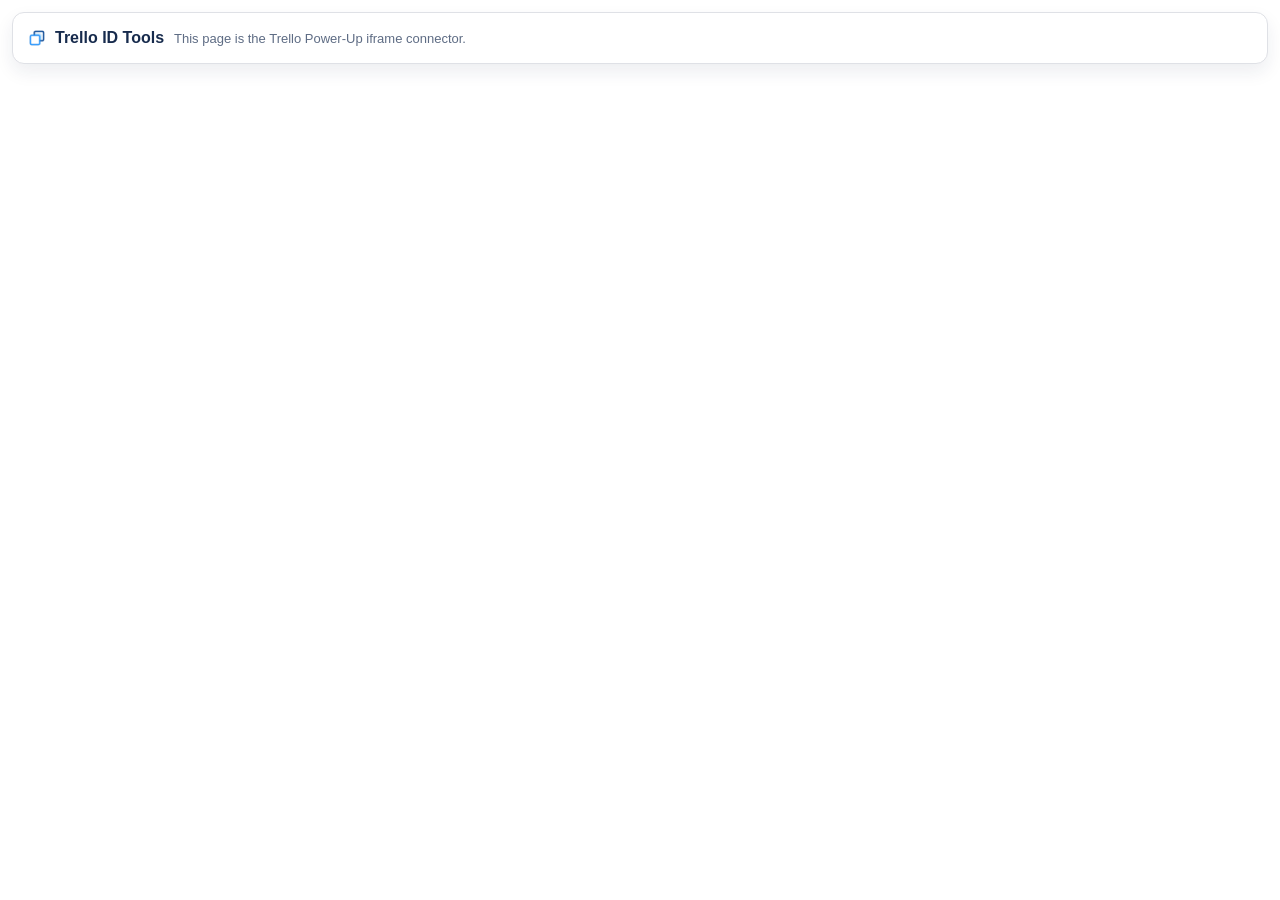
<file: index.html>
<!DOCTYPE html>
<html lang="en">
  <head>
    <meta charset="utf-8" />
    <meta name="viewport" content="width=device-width, initial-scale=1" />
    <meta name="color-scheme" content="light" />
    <title>Trello ID Tools Power-Up</title>
    <link rel="stylesheet" href="./styles.css" />
  </head>
  <body class="connector-page">
    <main class="connector-shell" aria-label="Trello Power-Up connector">
      <img src="./icons/icon.png" alt="" width="16" height="16" />
      <h1>Trello ID Tools</h1>
      <p>This page is the Trello Power-Up iframe connector.</p>
    </main>

    <!-- Hidden input used by auto-copy mode to write to clipboard
         from the connector page context, which is not sandbox-restricted. -->
    <input id="auto-copy-input"
           type="text"
           readonly
           aria-hidden="true"
           style="position:fixed;top:0;left:0;width:1px;height:1px;opacity:0;pointer-events:none;" />

    <script src="https://p.trellocdn.com/power-up.min.js"></script>
    <script src="./power-up.js"></script>
  </body>
</html>
</file>
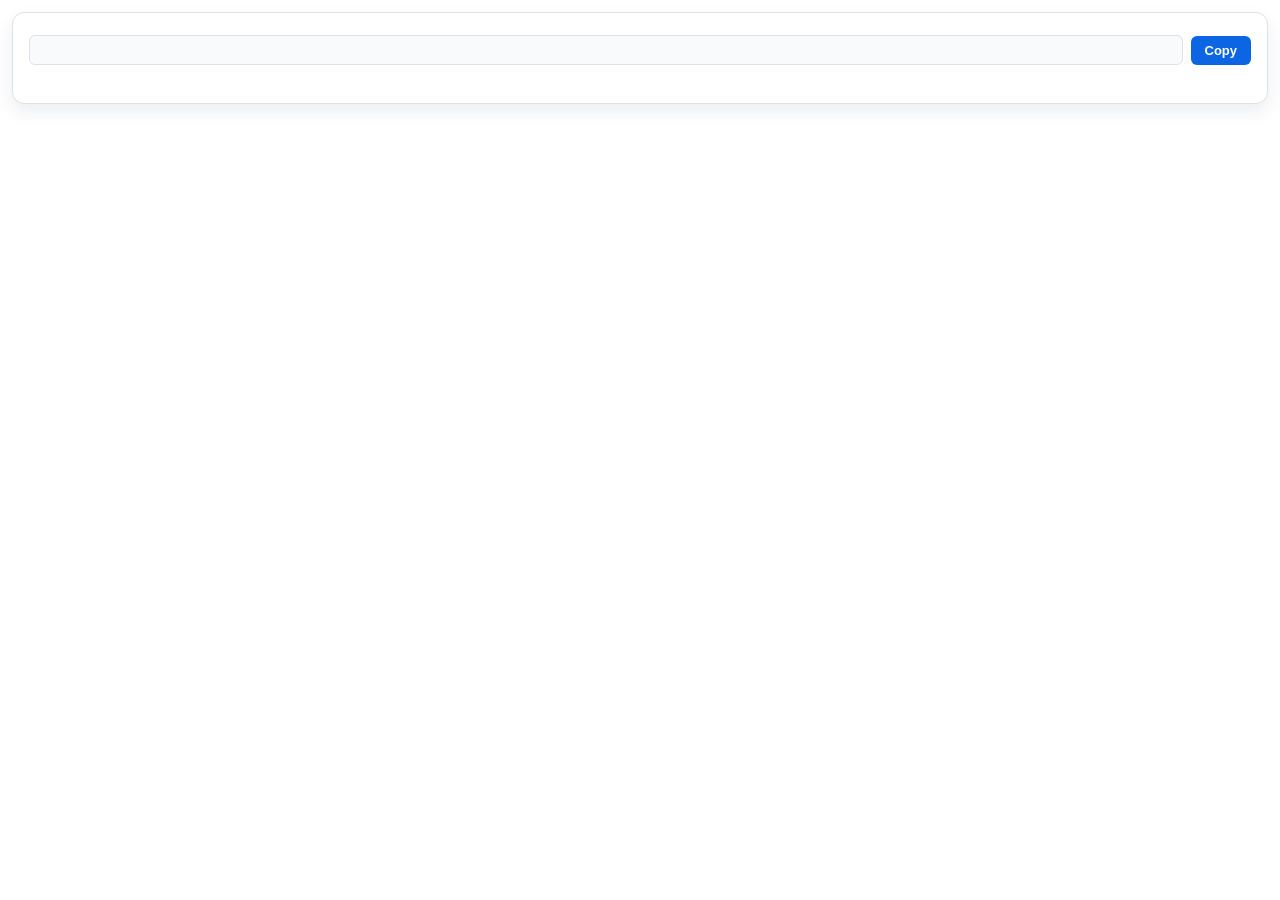
<file: popup.html>
<!DOCTYPE html>
<html lang="en">
  <head>
    <meta charset="utf-8" />
    <meta name="viewport" content="width=device-width, initial-scale=1" />
    <meta name="color-scheme" content="light" />
    <title>Trello ID Tools</title>
    <link rel="stylesheet" href="./styles.css" />
  </head>
  <body class="popup-page">
    <main id="popup-root" class="popup-card">
      <div id="value-view" class="value-view">
        <p id="value-label" class="value-label"></p>
        <div class="value-row">
          <input id="value-input" class="value-input" type="text" readonly />
          <button id="copy-btn" class="copy-btn" type="button">Copy</button>
        </div>
        <p id="copy-status" class="copy-status" aria-live="polite"></p>
      </div>
    </main>

    <script src="https://p.trellocdn.com/power-up.min.js"></script>
    <script src="./popup.js"></script>
  </body>
</html>
</file>
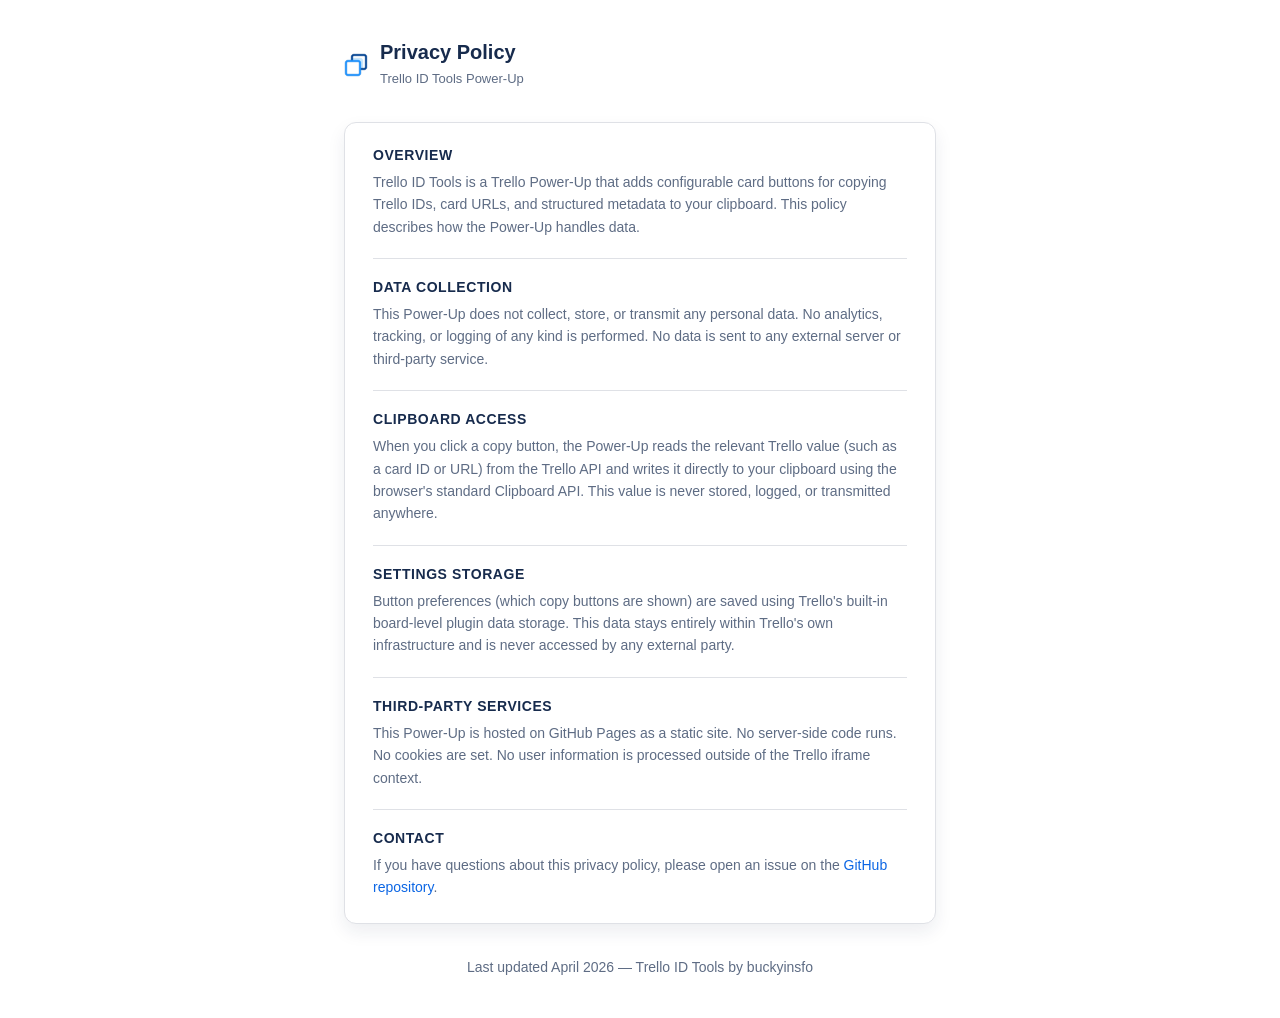
<file: privacy.html>
<!DOCTYPE html>
<html lang="en">
  <head>
    <meta charset="utf-8" />
    <meta name="viewport" content="width=device-width, initial-scale=1" />
    <meta name="color-scheme" content="light" />
    <title>Privacy Policy — Trello ID Tools</title>
    <style>
      :root {
        --background: #ffffff;
        --surface: #f8fafc;
        --text: #172b4d;
        --muted: #5e6c84;
        --border: #dfe1e6;
        --accent: #0c66e4;
        --shadow: 0 8px 18px rgba(23, 43, 77, 0.08);
        font-family: -apple-system, BlinkMacSystemFont, "Segoe UI", sans-serif;
      }

      * {
        box-sizing: border-box;
      }

      html,
      body {
        margin: 0;
        background: var(--background);
        color: var(--text);
        font-family: inherit;
      }

      body {
        padding: 40px 24px;
        max-width: 640px;
        margin: 0 auto;
      }

      header {
        display: flex;
        align-items: center;
        gap: 12px;
        margin-bottom: 32px;
      }

      header img {
        flex-shrink: 0;
      }

      header div {
        display: flex;
        flex-direction: column;
        gap: 4px;
      }

      h1 {
        margin: 0;
        font-size: 20px;
        font-weight: 700;
        line-height: 1.25;
        color: var(--text);
      }

      header p {
        margin: 0;
        font-size: 13px;
        color: var(--muted);
      }

      .card {
        border: 1px solid var(--border);
        border-radius: 12px;
        background: var(--background);
        box-shadow: var(--shadow);
        padding: 24px 28px;
        display: flex;
        flex-direction: column;
        gap: 20px;
      }

      section {
        display: flex;
        flex-direction: column;
        gap: 8px;
      }

      h2 {
        margin: 0;
        font-size: 14px;
        font-weight: 700;
        color: var(--text);
        text-transform: uppercase;
        letter-spacing: 0.04em;
      }

      p {
        margin: 0;
        font-size: 14px;
        line-height: 1.6;
        color: var(--muted);
      }

      .divider {
        border: none;
        border-top: 1px solid var(--border);
        margin: 0;
      }

      footer {
        margin-top: 32px;
        font-size: 12px;
        color: var(--muted);
        text-align: center;
      }

      a {
        color: var(--accent);
        text-decoration: none;
      }

      a:hover {
        text-decoration: underline;
      }
    </style>
  </head>
  <body>
    <header>
      <img src="./icons/icon.png" alt="" width="24" height="24" />
      <div>
        <h1>Privacy Policy</h1>
        <p>Trello ID Tools Power-Up</p>
      </div>
    </header>

    <div class="card">
      <section>
        <h2>Overview</h2>
        <p>
          Trello ID Tools is a Trello Power-Up that adds configurable card
          buttons for copying Trello IDs, card URLs, and structured metadata to
          your clipboard. This policy describes how the Power-Up handles data.
        </p>
      </section>

      <hr class="divider" />

      <section>
        <h2>Data Collection</h2>
        <p>
          This Power-Up does not collect, store, or transmit any personal data.
          No analytics, tracking, or logging of any kind is performed. No data
          is sent to any external server or third-party service.
        </p>
      </section>

      <hr class="divider" />

      <section>
        <h2>Clipboard Access</h2>
        <p>
          When you click a copy button, the Power-Up reads the relevant Trello
          value (such as a card ID or URL) from the Trello API and writes it
          directly to your clipboard using the browser's standard Clipboard API.
          This value is never stored, logged, or transmitted anywhere.
        </p>
      </section>

      <hr class="divider" />

      <section>
        <h2>Settings Storage</h2>
        <p>
          Button preferences (which copy buttons are shown) are saved using
          Trello's built-in board-level plugin data storage. This data stays
          entirely within Trello's own infrastructure and is never accessed by
          any external party.
        </p>
      </section>

      <hr class="divider" />

      <section>
        <h2>Third-Party Services</h2>
        <p>
          This Power-Up is hosted on GitHub Pages as a static site. No
          server-side code runs. No cookies are set. No user information is
          processed outside of the Trello iframe context.
        </p>
      </section>

      <hr class="divider" />

      <section>
        <h2>Contact</h2>
        <p>
          If you have questions about this privacy policy, please open an issue
          on the
          <a
            href="https://github.com/buckyinsfo/trello-id-tools"
            target="_blank"
            rel="noopener noreferrer"
            >GitHub repository</a
          >.
        </p>
      </section>
    </div>

    <footer>
      <p>Last updated April 2026 &mdash; Trello ID Tools by buckyinsfo</p>
    </footer>
  </body>
</html>
</file>
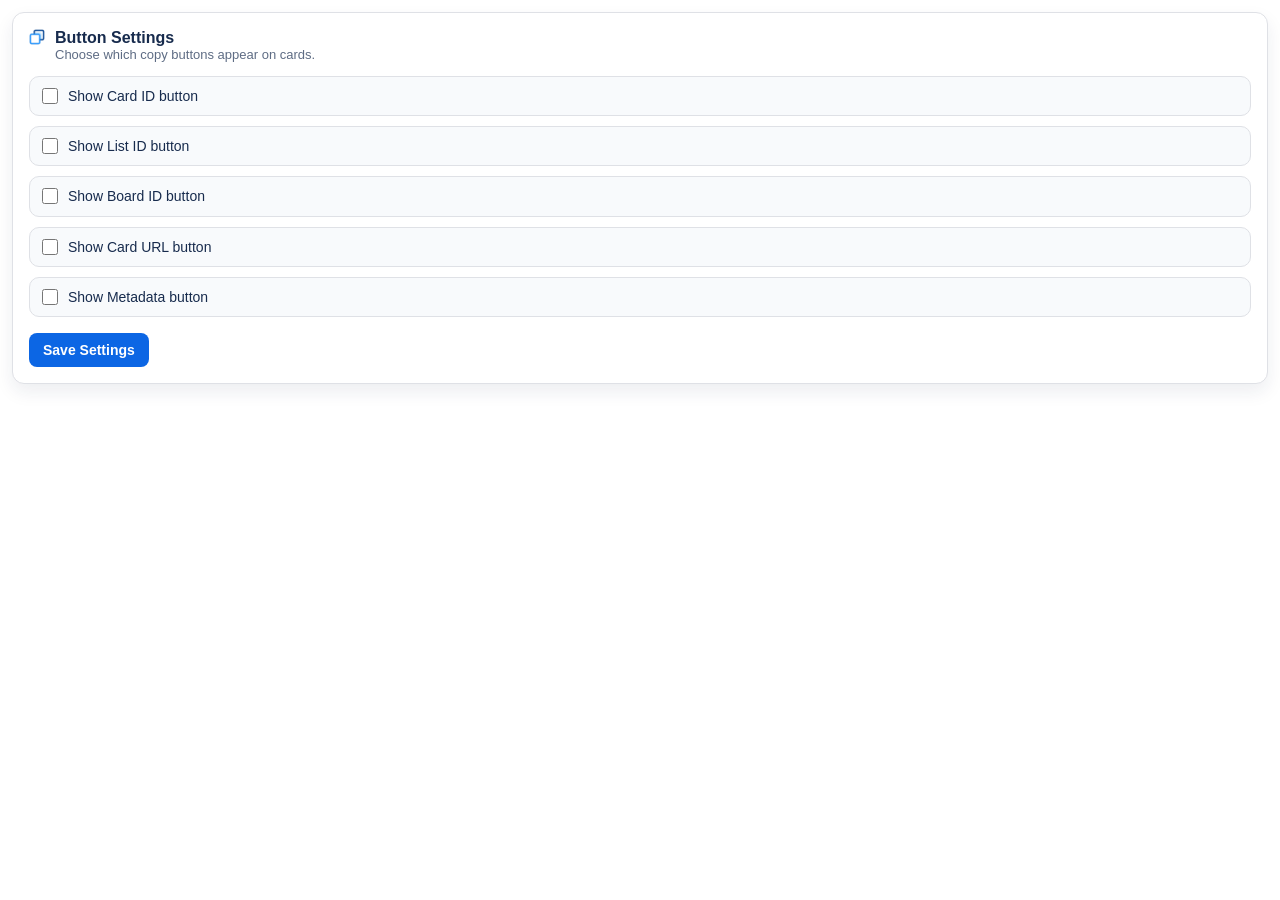
<file: settings.html>
<!DOCTYPE html>
<html lang="en">
  <head>
    <meta charset="utf-8" />
    <meta name="viewport" content="width=device-width, initial-scale=1" />
    <meta name="color-scheme" content="light" />
    <title>Trello ID Tools Settings</title>
    <link rel="stylesheet" href="./styles.css" />
  </head>
  <body class="settings-page">
    <main id="settings-root" class="settings-card">
      <header class="settings-header">
        <img src="./icons/icon.png" alt="" width="16" height="16" />
        <div>
          <h1>Button Settings</h1>
          <p>Choose which copy buttons appear on cards.</p>
        </div>
      </header>

      <form id="settings-form" class="settings-form">

        <label class="checkbox-row">
          <input type="checkbox" name="showCardId" />
          <span>Show Card ID button</span>
        </label>

        <label class="checkbox-row">
          <input type="checkbox" name="showListId" />
          <span>Show List ID button</span>
        </label>

        <label class="checkbox-row">
          <input type="checkbox" name="showBoardId" />
          <span>Show Board ID button</span>
        </label>

        <label class="checkbox-row">
          <input type="checkbox" name="showCardUrl" />
          <span>Show Card URL button</span>
        </label>

        <label class="checkbox-row">
          <input type="checkbox" name="showMetadata" />
          <span>Show Metadata button</span>
        </label>

        <div class="settings-actions">
          <button type="submit" class="primary-button">Save Settings</button>
          <p id="settings-status" class="settings-status" role="status" aria-live="polite"></p>
        </div>
      </form>
    </main>

    <script src="https://p.trellocdn.com/power-up.min.js"></script>
    <script src="./settings.js"></script>
  </body>
</html>
</file>
<file: styles.css>
:root {
  --background: #ffffff;
  --surface: #f8fafc;
  --text: #172b4d;
  --muted: #5e6c84;
  --border: #dfe1e6;
  --accent: #0c66e4;
  --success: #1f845a;
  --error: #ca3521;
  --shadow: 0 8px 18px rgba(23, 43, 77, 0.08);
  font-family: -apple-system, BlinkMacSystemFont, "Segoe UI", sans-serif;
}

* { box-sizing: border-box; }

html, body {
  margin: 0;
  background: var(--background);
  color: var(--text);
  font-family: inherit;
}

.connector-page,
.popup-page,
.settings-page {
  padding: 12px;
}

/* ── Connector page ── */
.connector-shell {
  display: flex;
  align-items: center;
  gap: 10px;
  padding: 16px;
  border: 1px solid var(--border);
  border-radius: 12px;
  background: var(--background);
  box-shadow: var(--shadow);
}

.connector-shell h1 {
  margin: 0;
  font-size: 16px;
  font-weight: 700;
}

.connector-shell p {
  margin: 0;
  font-size: 13px;
  color: var(--muted);
}

/* ── Popup card ── */
.popup-card {
  border: 1px solid var(--border);
  border-radius: 12px;
  background: var(--background);
  box-shadow: var(--shadow);
  padding: 14px 16px;
}

/* ── Auto-copy full-surface button ──
   Fills the entire popup. User clicks it → real trusted gesture
   → execCommand('copy') succeeds. Height controlled by power-up.js. */
.auto-copy-btn {
  display: block;
  width: 100%;
  padding: 12px 16px;
  border: 0;
  border-radius: 8px;
  background: var(--accent);
  color: #ffffff;
  font: inherit;
  font-size: 14px;
  font-weight: 700;
  cursor: pointer;
  text-align: center;
}

.auto-copy-btn:hover {
  background: #0550b3;
}

.auto-copy-btn:focus-visible {
  outline: 2px solid rgba(12, 102, 228, 0.4);
  outline-offset: 2px;
}

/* Value display view */
.value-view {
  display: flex;
  flex-direction: column;
  gap: 8px;
}

.value-label {
  margin: 0;
  font-size: 12px;
  font-weight: 700;
  text-transform: uppercase;
  letter-spacing: 0.05em;
  color: var(--muted);
}

.value-row {
  display: flex;
  gap: 8px;
  align-items: center;
}

.value-input {
  flex: 1;
  min-width: 0;
  font-family: ui-monospace, "SF Mono", monospace;
  font-size: 12px;
  padding: 7px 10px;
  border: 1px solid var(--border);
  border-radius: 6px;
  background: var(--surface);
  color: var(--text);
  cursor: text;
}

.value-input:focus {
  outline: 2px solid rgba(12, 102, 228, 0.25);
  outline-offset: 1px;
}

.copy-btn {
  flex-shrink: 0;
  border: 0;
  border-radius: 6px;
  background: var(--accent);
  color: #fff;
  font: inherit;
  font-size: 13px;
  font-weight: 700;
  padding: 7px 14px;
  cursor: pointer;
  white-space: nowrap;
}

.copy-btn:disabled {
  background: var(--success);
  cursor: default;
}

.copy-btn:focus-visible {
  outline: 2px solid rgba(12, 102, 228, 0.25);
  outline-offset: 2px;
}

.copy-status {
  margin: 0;
  font-size: 12px;
  min-height: 16px;
}

.copy-status[data-state="success"] { color: var(--success); }
.copy-status[data-state="error"]   { color: var(--error);   }

/* Silent status view */
.status-view {
  display: flex;
  align-items: center;
  min-height: 36px;
}

.status-message {
  margin: 0;
  font-size: 14px;
  font-weight: 600;
}

.status-message[data-state="success"] { color: var(--success); }
.status-message[data-state="error"]   { color: var(--error);   }

/* ── Settings card ── */
.settings-card {
  border: 1px solid var(--border);
  border-radius: 12px;
  background: var(--background);
  box-shadow: var(--shadow);
  padding: 16px;
}

.settings-header {
  display: flex;
  align-items: flex-start;
  gap: 10px;
  margin-bottom: 14px;
}

.settings-header h1 {
  margin: 0;
  font-size: 16px;
  font-weight: 700;
}

.settings-header p {
  margin: 0;
  font-size: 13px;
  color: var(--muted);
}

.settings-form {
  display: flex;
  flex-direction: column;
  gap: 10px;
}

.settings-divider {
  border: none;
  border-top: 1px solid var(--border);
  margin: 2px 0;
}

.checkbox-row {
  display: flex;
  align-items: center;
  gap: 10px;
  padding: 10px 12px;
  border: 1px solid var(--border);
  border-radius: 10px;
  background: var(--surface);
  font-size: 14px;
  line-height: 1.3;
  cursor: pointer;
}

.checkbox-row input {
  width: 16px;
  height: 16px;
  margin: 0;
  accent-color: var(--accent);
}

.settings-actions {
  display: flex;
  align-items: center;
  justify-content: space-between;
  gap: 12px;
  margin-top: 6px;
}

.settings-status {
  margin: 0;
  font-size: 13px;
  color: var(--muted);
}

.settings-status[data-state="success"] { color: var(--success); }
.settings-status[data-state="error"]   { color: var(--error);   }

.primary-button {
  border: 0;
  border-radius: 8px;
  background: var(--accent);
  color: #ffffff;
  padding: 10px 14px;
  font: inherit;
  font-size: 14px;
  font-weight: 700;
  line-height: 1;
  cursor: pointer;
}

.primary-button:focus-visible,
.checkbox-row:focus-within {
  outline: 2px solid rgba(12, 102, 228, 0.25);
  outline-offset: 2px;
}
</file>
